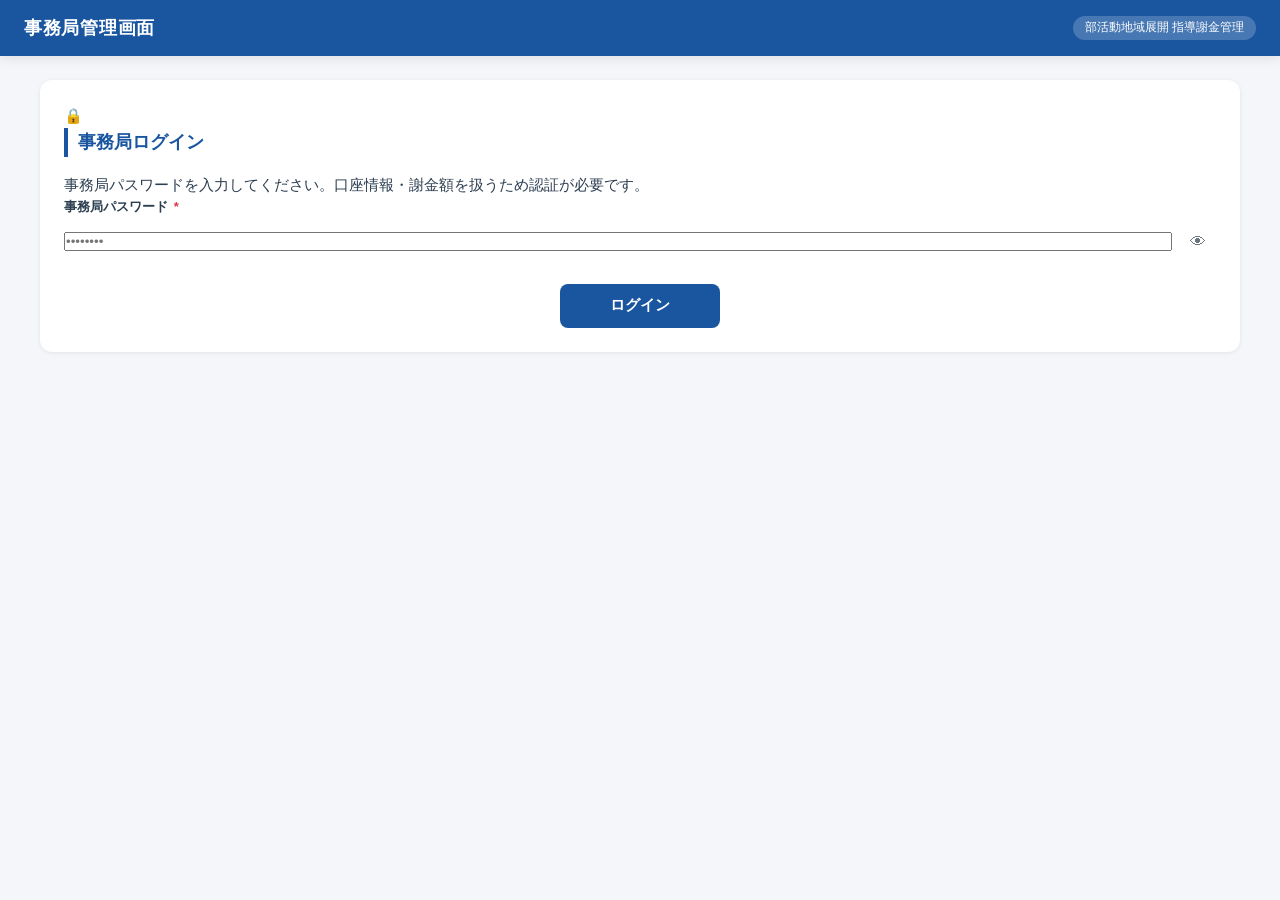
<file: admin.html>
<!DOCTYPE html>
<html lang="ja">
<head>
  <meta charset="UTF-8">
  <meta name="viewport" content="width=device-width, initial-scale=1.0">
  <title>事務局管理画面 | 指導謝金管理システム</title>
  <link rel="manifest" href="manifest.json">
  <meta name="theme-color" content="#1F4E79">
  <meta name="apple-mobile-web-app-capable" content="yes">
  <meta name="apple-mobile-web-app-title" content="指導月報">
  <link rel="apple-touch-icon" href="icons/icon-192.svg">
  <link rel="stylesheet" href="css/common.css">
  <link rel="stylesheet" href="css/admin.css">
</head>
<body>

<header class="header">
  <div class="header-inner">
    <h1 class="header-title">事務局管理画面</h1>
    <div class="header-right">
      <span class="header-badge">部活動地域展開 指導謝金管理</span>
      <button type="button" id="admin-logout-btn" class="btn btn-outline-white btn-sm hidden">ログアウト</button>
    </div>
  </div>
</header>

<main class="main">

  <!-- ========== 事務局ログイン ========== -->
  <div id="admin-login-section" class="container">
    <section class="card login-card">
      <div class="login-icon">🔒</div>
      <h2 class="section-title">事務局ログイン</h2>
      <p class="login-desc">事務局パスワードを入力してください。口座情報・謝金額を扱うため認証が必要です。</p>
      <div class="login-form">
        <div class="form-group">
          <label for="admin-password">事務局パスワード <span class="required">*</span></label>
          <div class="pin-input-wrapper">
            <input type="password" id="admin-password" placeholder="••••••••" autocomplete="current-password">
            <button type="button" class="btn-icon pin-toggle" data-target="admin-password" title="表示切替" aria-label="表示切替">👁</button>
          </div>
        </div>
      </div>
      <div id="admin-login-error" class="login-error hidden"></div>
      <div class="action-buttons" style="justify-content:center; margin-top:24px;">
        <button type="button" id="admin-login-btn" class="btn btn-primary" style="min-width:160px;">ログイン</button>
      </div>
    </section>
  </div>

<div class="container hidden" id="admin-main">

  <!-- タブナビ -->
  <nav class="tab-nav" role="tablist">
    <button class="tab-btn active" role="tab" aria-selected="true"  data-tab="dashboard">ダッシュボード</button>
    <button class="tab-btn"        role="tab" aria-selected="false" data-tab="detail">月報詳細</button>
    <button class="tab-btn"        role="tab" aria-selected="false" data-tab="fee">謝金計算</button>
    <button class="tab-btn"        role="tab" aria-selected="false" data-tab="slip">給与明細</button>
    <button class="tab-btn"        role="tab" aria-selected="false" data-tab="master">指導者マスタ</button>
  </nav>

  <!-- ========== ダッシュボード ========== -->
  <div id="tab-dashboard" class="tab-panel active" role="tabpanel">
    <div class="ym-selector">
      <label>対象年月</label>
      <select id="db-year"></select><span>年</span>
      <select id="db-month"></select><span>月</span>
      <button type="button" id="db-load-btn" class="btn btn-primary btn-sm">表示</button>
    </div>

    <div class="summary-grid">
      <div class="summary-card total">
        <div class="summary-label">登録指導者数</div>
        <div class="summary-value" id="db-total">—<small>名</small></div>
      </div>
      <div class="summary-card submitted">
        <div class="summary-label">提出済</div>
        <div class="summary-value" id="db-submitted">—<small>名</small></div>
      </div>
      <div class="summary-card unsubmitted">
        <div class="summary-label">未提出</div>
        <div class="summary-value" id="db-unsubmitted">—<small>名</small></div>
      </div>
      <div class="summary-card fee-total">
        <div class="summary-label">謝金総額（概算）</div>
        <div class="summary-value" id="db-fee-total">—</div>
      </div>
    </div>

    <div class="bulk-print-bar">
      <button type="button" id="db-bulk-report-print-btn" class="btn btn-primary btn-sm">全指導者月報一括印刷</button>
    </div>

    <section class="card">
      <h2 class="section-title">提出状況一覧</h2>
      <div class="table-wrapper">
        <table class="data-table" id="db-status-table">
          <thead>
            <tr>
              <th>指導者氏名</th>
              <th>クラブ名</th>
              <th>ステータス</th>
              <th>提出日時</th>
              <th>操作</th>
            </tr>
          </thead>
          <tbody id="db-status-tbody">
            <tr><td colspan="5" class="text-center text-muted">年月を選択して「表示」を押してください</td></tr>
          </tbody>
        </table>
      </div>
    </section>

    <section class="card">
      <h2 class="section-title">未提出者一覧</h2>
      <div id="db-unsubmitted-list" class="text-muted">—</div>
    </section>
  </div>

  <!-- ========== 月報詳細 ========== -->
  <div id="tab-detail" class="tab-panel" role="tabpanel">
    <div class="detail-header">
      <div class="form-group">
        <label for="detail-instructor">指導者</label>
        <select id="detail-instructor">
          <option value="">選択してください</option>
        </select>
      </div>
      <div class="form-group">
        <label>対象年月</label>
        <div class="date-select-group">
          <select id="detail-year"></select><span>年</span>
          <select id="detail-month"></select><span>月</span>
        </div>
      </div>
      <button type="button" id="detail-load-btn" class="btn btn-primary btn-sm">表示</button>
    </div>

    <div id="detail-content" class="hidden">
      <section class="card">
        <h2 class="section-title">月報内容</h2>
        <div id="detail-meta" class="detail-meta"></div>
        <div class="table-wrapper">
          <table class="data-table" id="detail-table">
            <thead>
              <tr>
                <th>日付</th><th>内容</th><th>時給区分</th>
                <th>開始</th><th>終了</th><th>指導時間</th><th>計算時間</th>
                <th>交通手段</th><th>場所</th><th>旅費</th><th>備考</th>
              </tr>
            </thead>
            <tbody id="detail-tbody"></tbody>
          </table>
        </div>
      </section>

      <section class="card">
        <h2 class="section-title">謝金計算結果</h2>
        <div id="detail-fee-result"></div>

        <div class="fee-edit-form mt-16" id="fee-edit-area">
          <div class="form-group">
            <label>謝金総額（修正）</label>
            <input type="number" id="edit-fee" min="0" placeholder="修正値">
          </div>
          <div class="form-group">
            <label>源泉徴収額（修正）</label>
            <input type="number" id="edit-withholding" min="0" placeholder="修正値">
          </div>
          <div class="form-group">
            <label>差引支払額（自動計算）</label>
            <input type="number" id="edit-net" min="0" placeholder="自動計算" readonly>
          </div>
          <button type="button" id="save-fee-edit-btn" class="btn btn-warning btn-sm">修正を保存</button>
        </div>
      </section>

      <div class="action-buttons">
        <button type="button" id="report-edit-btn" class="btn btn-warning">月報を修正する</button>
      </div>
    </div>

    <div id="detail-empty" class="card text-center text-muted">
      指導者と年月を選択して「表示」を押してください
    </div>
  </div>

  <!-- ========== 謝金計算・支払明細 ========== -->
  <div id="tab-fee" class="tab-panel" role="tabpanel">
    <div class="ym-selector">
      <label>対象年月</label>
      <select id="fee-year"></select><span>年</span>
      <select id="fee-month"></select><span>月</span>
      <button type="button" id="fee-load-btn" class="btn btn-primary btn-sm">計算・表示</button>
      <button type="button" id="fee-force-calc-btn" class="btn btn-warning btn-sm">強制再計算</button>
      <button type="button" id="fee-export-btn" class="btn btn-secondary btn-sm">Sheetsへエクスポート</button>
      <button type="button" id="fee-transfer-btn" class="btn btn-secondary btn-sm">口座振替シート出力</button>
      <button type="button" id="fee-club-summary-btn" class="btn btn-secondary btn-sm">クラブ別集計シート出力</button>
      <button type="button" id="fee-category-summary-btn" class="btn btn-secondary btn-sm">区分別集計シート出力</button>
    </div>

    <section class="card">
      <h2 class="section-title">謝金計算結果一覧</h2>
      <div class="fee-table-wrapper">
        <table class="data-table" id="fee-table">
          <thead>
            <tr>
              <th>指導者氏名</th>
              <th>クラブ名</th>
              <th>平日(h)</th>
              <th>休日(h)</th>
              <th>長期(h)</th>
              <th>大会(h)</th>
              <th>謝金総額</th>
              <th>源泉徴収</th>
              <th>差引支払額</th>
              <th>旅費</th>
              <th>修正</th>
            </tr>
          </thead>
          <tbody id="fee-tbody">
            <tr><td colspan="11" class="text-center text-muted">年月を選択して「計算・表示」を押してください</td></tr>
          </tbody>
        </table>
      </div>

      <div class="fee-total-bar" id="fee-total-bar" style="display:none;">
        <div>
          <div class="label">差引支払額 合計</div>
          <div class="value" id="fee-total-net">¥0</div>
        </div>
        <div>
          <div class="label">謝金総額</div>
          <div class="value" id="fee-total-gross">¥0</div>
        </div>
        <div>
          <div class="label">源泉徴収額 合計</div>
          <div class="value" id="fee-total-tax">¥0</div>
        </div>
      </div>
    </section>
  </div>

  <!-- ========== 給与明細出力 ========== -->
  <div id="tab-slip" class="tab-panel" role="tabpanel">
    <div class="slip-container">
      <div class="ym-selector">
        <div class="form-group">
          <label for="slip-instructor">指導者</label>
          <select id="slip-instructor">
            <option value="">選択してください</option>
          </select>
        </div>
        <div class="form-group">
          <label>対象年月</label>
          <div class="date-select-group">
            <select id="slip-year"></select><span>年</span>
            <select id="slip-month"></select><span>月</span>
          </div>
        </div>
        <button type="button" id="slip-preview-btn" class="btn btn-primary btn-sm">プレビュー</button>
        <button type="button" id="slip-print-btn" class="btn btn-secondary btn-sm hidden">印刷・PDF</button>
        <button type="button" id="slip-bulk-print-btn" class="btn btn-primary btn-sm">全指導者一括印刷</button>
        <button type="button" id="slip-email-btn" class="btn btn-success btn-sm">給与明細を一括メール送信</button>
      </div>

      <div id="slip-preview" class="hidden">
        <div class="slip-preview" id="slip-content">
          <!-- JS で生成 -->
        </div>
      </div>
    </div>
  </div>

  <!-- ========== 指導者マスタ管理 ========== -->
  <div id="tab-master" class="tab-panel" role="tabpanel">
    <div class="master-toolbar">
      <div class="master-search">
        <input type="text" id="master-search" placeholder="氏名・クラブで検索">
        <button type="button" id="master-search-btn" class="btn btn-secondary btn-sm">検索</button>
      </div>
      <button type="button" id="master-add-btn" class="btn btn-primary btn-sm">＋ 指導者追加</button>
    </div>

    <section class="card">
      <div class="table-wrapper">
        <table class="data-table master-table" id="master-table">
          <thead>
            <tr>
              <th>No</th>
              <th>氏名</th>
              <th>クラブ名</th>
              <th>区分</th>
              <th>種別</th>
              <th>時給</th>
              <th>メール</th>
              <th class="col-actions">操作</th>
            </tr>
          </thead>
          <tbody id="master-tbody">
            <tr><td colspan="8" class="text-center text-muted">読み込み中...</td></tr>
          </tbody>
        </table>
      </div>
    </section>
  </div>

</div><!-- /container -->
</main>

<!-- ========== 指導者マスタ モーダル ========== -->
<div id="master-modal" class="modal-overlay hidden" role="dialog" aria-modal="true" aria-labelledby="master-modal-title">
  <div class="modal">
    <div class="modal-header">
      <h2 class="modal-title" id="master-modal-title">指導者追加</h2>
      <button type="button" class="btn-icon" id="master-modal-close" aria-label="閉じる">✕</button>
    </div>
    <div class="modal-body">
      <div class="form-grid">
        <div class="form-group">
          <label for="m-name">氏名 <span class="required">*</span></label>
          <input type="text" id="m-name" maxlength="50">
        </div>
        <div class="form-group">
          <label for="m-club">クラブ名 <span class="required">*</span></label>
          <input type="text" id="m-club" maxlength="50">
        </div>
        <div class="form-group">
          <label for="m-rate-type">区分 <span class="required">*</span></label>
          <select id="m-rate-type">
            <option value="メイン">メイン</option>
            <option value="サブ">サブ</option>
          </select>
        </div>
        <div class="form-group">
          <label for="m-type">指導者種別 <span class="required">*</span></label>
          <select id="m-type">
            <option value="一般">一般</option>
            <option value="教員">教員</option>
          </select>
        </div>
        <div class="form-group">
          <label for="m-hourly">時給（円） <span class="required">*</span></label>
          <input type="number" id="m-hourly" min="0" step="1" value="1600">
        </div>
        <div class="form-group">
          <label for="m-email">メールアドレス</label>
          <input type="email" id="m-email" maxlength="100">
        </div>
        <div class="form-group">
          <label for="m-bank">金融機関</label>
          <input type="text" id="m-bank" maxlength="30">
        </div>
        <div class="form-group">
          <label for="m-branch">支店名</label>
          <input type="text" id="m-branch" maxlength="30">
        </div>
        <div class="form-group">
          <label for="m-account-type">口座種別</label>
          <select id="m-account-type">
            <option value="普通">普通</option>
            <option value="当座">当座</option>
          </select>
        </div>
        <div class="form-group">
          <label for="m-account-number">口座番号</label>
          <input type="text" id="m-account-number" maxlength="20" inputmode="numeric">
        </div>
        <div class="form-group form-group-full">
          <label for="m-pin">PIN（4桁数字）</label>
          <div class="pin-input-wrapper">
            <input type="text" id="m-pin" maxlength="4" inputmode="numeric" pattern="[0-9]{4}" placeholder="例: 0123" autocomplete="off">
            <button type="button" class="btn-icon pin-toggle" data-target="m-pin" title="PIN表示切替" aria-label="PIN表示切替">👁</button>
          </div>
          <span class="form-hint">編集時に空白のままにすると変更しません。指導者に通知してください。</span>
        </div>
      </div>
    </div>
    <div class="modal-footer">
      <button type="button" id="master-modal-cancel" class="btn btn-secondary">キャンセル</button>
      <button type="button" id="master-modal-save"   class="btn btn-primary">保存</button>
    </div>
  </div>
</div>

<!-- 削除確認モーダル -->
<div id="confirm-delete-modal" class="modal-overlay hidden" role="dialog" aria-modal="true">
  <div class="modal">
    <div class="modal-header">
      <h2 class="modal-title">削除確認</h2>
    </div>
    <div class="modal-body">
      <p id="confirm-delete-msg"></p>
    </div>
    <div class="modal-footer">
      <button type="button" id="confirm-delete-cancel" class="btn btn-secondary">キャンセル</button>
      <button type="button" id="confirm-delete-ok"     class="btn btn-danger">削除する</button>
    </div>
  </div>
</div>

<!-- 月報修正モーダル -->
<div id="report-edit-modal" class="modal-overlay hidden" role="dialog" aria-modal="true" aria-labelledby="report-edit-modal-title">
  <div class="modal modal-wide">
    <div class="modal-header">
      <h2 class="modal-title" id="report-edit-modal-title">月報修正</h2>
      <button type="button" class="btn-icon" id="report-edit-modal-close" aria-label="閉じる">✕</button>
    </div>
    <div class="modal-body">
      <div id="report-edit-meta" class="detail-meta mb-16"></div>
      <div class="table-wrapper">
        <table class="data-table report-edit-table" id="report-edit-table">
          <thead>
            <tr>
              <th>日付</th><th>内容</th><th>時給区分</th>
              <th>開始</th><th>終了</th><th>指導時間</th>
              <th>交通手段</th><th>場所</th><th>旅費(円)</th><th>備考</th><th></th>
            </tr>
          </thead>
          <tbody id="report-edit-tbody"></tbody>
        </table>
      </div>
      <button type="button" id="report-edit-add-row-btn" class="btn btn-secondary btn-sm mt-8">＋ 行を追加</button>
    </div>
    <div class="modal-footer">
      <button type="button" id="report-edit-cancel-btn" class="btn btn-secondary">キャンセル</button>
      <button type="button" id="report-edit-save-btn" class="btn btn-warning">修正を保存する</button>
    </div>
  </div>
</div>

<div id="loading" class="loading hidden">
  <div class="loading-spinner"></div>
  <p>処理中...</p>
</div>
<div id="toast" class="toast" role="alert" aria-live="polite"></div>

<script src="js/config.js?v=12"></script>
<script src="js/admin.js?v=12"></script>
<script>
  if ('serviceWorker' in navigator) {
    navigator.serviceWorker.register('./service-worker.js')
      .catch(err => console.warn('SW登録エラー:', err));
  }
</script>
</body>
</html>
</file>
<file: css/common.css>
/* ===========================
   CSS変数・リセット
   =========================== */
:root {
  --color-primary:       #1a56a0;
  --color-primary-dark:  #144080;
  --color-primary-light: #e8f0fb;
  --color-secondary:     #6c757d;
  --color-success:       #28a745;
  --color-danger:        #dc3545;
  --color-warning:       #f0ad4e;
  --color-bg:            #f4f6f9;
  --color-card:          #ffffff;
  --color-text:          #2c3e50;
  --color-text-sub:      #6c757d;
  --color-border:        #dee2e6;
  --color-border-light:  #f0f0f0;
  --radius-sm:           4px;
  --radius:              8px;
  --radius-lg:           12px;
  --shadow-sm:           0 1px 4px rgba(0,0,0,0.08);
  --shadow:              0 2px 12px rgba(0,0,0,0.1);
  --shadow-lg:           0 4px 24px rgba(0,0,0,0.14);
  --transition:          0.18s ease;
  --font-size-xs:        12px;
  --font-size-sm:        13px;
  --font-size-base:      15px;
  --font-size-lg:        18px;
  --font-size-xl:        22px;
}

*, *::before, *::after { box-sizing: border-box; margin: 0; padding: 0; }

html { font-size: var(--font-size-base); }

body {
  font-family: 'Hiragino Kaku Gothic ProN', 'Hiragino Sans', Meiryo, sans-serif;
  background: var(--color-bg);
  color: var(--color-text);
  line-height: 1.6;
  min-height: 100vh;
}

/* ===========================
   ヘッダー
   =========================== */
.header {
  background: var(--color-primary);
  color: #fff;
  padding: 0 24px;
  height: 56px;
  display: flex;
  align-items: center;
  box-shadow: var(--shadow);
  position: sticky;
  top: 0;
  z-index: 100;
}
.header-inner {
  display: flex;
  align-items: center;
  justify-content: space-between;
  width: 100%;
  max-width: 1280px;
  margin: 0 auto;
}
.header-title {
  font-size: var(--font-size-lg);
  font-weight: 700;
  letter-spacing: 0.04em;
}
.header-badge {
  background: rgba(255,255,255,0.2);
  border-radius: 20px;
  padding: 2px 12px;
  font-size: var(--font-size-xs);
}
.header-right {
  display: flex;
  align-items: center;
  gap: 12px;
}
.btn-outline-white {
  background: transparent;
  border: 1.5px solid rgba(255,255,255,0.7);
  color: #fff;
  padding: 4px 14px;
  border-radius: var(--radius-sm);
  font-size: var(--font-size-sm);
  cursor: pointer;
  transition: background var(--transition);
}
.btn-outline-white:hover { background: rgba(255,255,255,0.15); }

/* ===========================
   PINウィジェット共通
   =========================== */
.pin-input-wrapper {
  display: flex;
  align-items: center;
  gap: 8px;
}
.pin-input-wrapper input {
  flex: 1;
}
.form-hint {
  display: block;
  font-size: var(--font-size-xs);
  color: var(--color-text-sub);
  margin-top: 4px;
}

/* ===========================
   レイアウト
   =========================== */
.main { padding: 24px 16px 48px; }

.container {
  max-width: 1200px;
  margin: 0 auto;
}

.page-title {
  font-size: var(--font-size-xl);
  font-weight: 700;
  margin-bottom: 24px;
  color: var(--color-text);
}

/* ===========================
   カード
   =========================== */
.card {
  background: var(--color-card);
  border-radius: var(--radius-lg);
  box-shadow: var(--shadow-sm);
  padding: 24px;
  margin-bottom: 20px;
}
.card-inner {
  background: var(--color-bg);
  border-radius: var(--radius);
  padding: 16px;
  margin-top: 12px;
}

.section-header {
  display: flex;
  align-items: center;
  justify-content: space-between;
  margin-bottom: 16px;
}
.section-title {
  font-size: var(--font-size-lg);
  font-weight: 700;
  color: var(--color-primary);
  border-left: 4px solid var(--color-primary);
  padding-left: 10px;
  margin-bottom: 16px;
}
.section-header .section-title { margin-bottom: 0; }

/* ===========================
   フォーム要素
   =========================== */
.form-grid {
  display: grid;
  grid-template-columns: repeat(auto-fit, minmax(220px, 1fr));
  gap: 16px;
}

.form-group {
  display: flex;
  flex-direction: column;
  gap: 6px;
}
.form-group label {
  font-size: var(--font-size-sm);
  font-weight: 600;
  color: var(--color-text);
}
.required {
  color: var(--color-danger);
  margin-left: 2px;
}

input[type="text"],
input[type="number"],
input[type="date"],
input[type="time"],
input[type="email"],
select,
textarea {
  width: 100%;
  height: 40px;
  padding: 0 10px;
  border: 1px solid var(--color-border);
  border-radius: var(--radius-sm);
  font-size: var(--font-size-base);
  font-family: inherit;
  color: var(--color-text);
  background: #fff;
  transition: border-color var(--transition), box-shadow var(--transition);
  appearance: none;
  -webkit-appearance: none;
}
input:focus, select:focus, textarea:focus {
  outline: none;
  border-color: var(--color-primary);
  box-shadow: 0 0 0 3px rgba(26,86,160,0.15);
}
input[readonly], input:disabled, select:disabled {
  background: #f8f8f8;
  color: var(--color-text-sub);
  cursor: not-allowed;
}
textarea { height: auto; padding: 8px 10px; resize: vertical; }

select {
  background-image: url("data:image/svg+xml,%3Csvg xmlns='http://www.w3.org/2000/svg' width='12' height='8' viewBox='0 0 12 8'%3E%3Cpath fill='%236c757d' d='M6 8L0 0h12z'/%3E%3C/svg%3E");
  background-repeat: no-repeat;
  background-position: right 10px center;
  padding-right: 30px;
}

.date-select-group {
  display: flex;
  align-items: center;
  gap: 6px;
}
.date-select-group select { width: auto; }
.date-select-group span { font-size: var(--font-size-sm); color: var(--color-text-sub); white-space: nowrap; }

/* ===========================
   ボタン
   =========================== */
.btn {
  display: inline-flex;
  align-items: center;
  justify-content: center;
  gap: 6px;
  min-height: 44px;
  padding: 0 20px;
  border: none;
  border-radius: var(--radius);
  font-size: var(--font-size-base);
  font-family: inherit;
  font-weight: 600;
  cursor: pointer;
  transition: background var(--transition), transform var(--transition), box-shadow var(--transition);
  white-space: nowrap;
  text-decoration: none;
}
.btn:active { transform: scale(0.98); }

.btn-primary {
  background: var(--color-primary);
  color: #fff;
}
.btn-primary:hover { background: var(--color-primary-dark); box-shadow: var(--shadow-sm); }

.btn-secondary {
  background: #fff;
  color: var(--color-primary);
  border: 1.5px solid var(--color-primary);
}
.btn-secondary:hover { background: var(--color-primary-light); }

.btn-danger {
  background: #fff;
  color: var(--color-danger);
  border: 1.5px solid var(--color-danger);
}
.btn-danger:hover { background: #fff5f5; }

.btn-success {
  background: var(--color-success);
  color: #fff;
}
.btn-success:hover { background: #218838; }

.btn-warning {
  background: var(--color-warning);
  color: #fff;
}
.btn-warning:hover { background: #e09800; }

.btn-sm {
  min-height: 32px;
  height: 32px;
  padding: 0 12px;
  font-size: var(--font-size-sm);
  border-radius: var(--radius-sm);
}

.btn-icon {
  min-height: 36px;
  min-width: 36px;
  padding: 0 8px;
  background: none;
  border: none;
  color: var(--color-text-sub);
  cursor: pointer;
  border-radius: var(--radius-sm);
  font-size: 16px;
  display: inline-flex;
  align-items: center;
  justify-content: center;
  transition: color var(--transition), background var(--transition);
}
.btn-icon:hover { color: var(--color-danger); background: #fff0f0; }

/* ===========================
   アクションボタンエリア
   =========================== */
.action-buttons {
  display: flex;
  gap: 12px;
  justify-content: flex-end;
  margin-top: 8px;
  flex-wrap: wrap;
}

/* ===========================
   バッジ・ステータス
   =========================== */
.badge {
  display: inline-flex;
  align-items: center;
  padding: 2px 10px;
  border-radius: 20px;
  font-size: var(--font-size-xs);
  font-weight: 600;
  white-space: nowrap;
}
.badge-success  { background: #d4edda; color: #155724; }
.badge-danger   { background: #f8d7da; color: #721c24; }
.badge-warning  { background: #fff3cd; color: #856404; }
.badge-secondary{ background: #e2e3e5; color: #383d41; }
.badge-primary  { background: var(--color-primary-light); color: var(--color-primary); }

/* ===========================
   テーブル（共通）
   =========================== */
.table-wrapper { overflow-x: auto; -webkit-overflow-scrolling: touch; }

.data-table {
  width: 100%;
  border-collapse: collapse;
  font-size: var(--font-size-sm);
}
.data-table th {
  background: var(--color-primary-light);
  color: var(--color-primary);
  font-weight: 700;
  padding: 10px 12px;
  text-align: left;
  white-space: nowrap;
  border-bottom: 2px solid var(--color-primary);
}
.data-table td {
  padding: 10px 12px;
  border-bottom: 1px solid var(--color-border-light);
  vertical-align: middle;
}
.data-table tr:hover td { background: #fafcff; }
.data-table tr:last-child td { border-bottom: none; }

/* ===========================
   ローディング
   =========================== */
.loading {
  position: fixed;
  inset: 0;
  background: rgba(0,0,0,0.4);
  z-index: 9000;
  display: flex;
  flex-direction: column;
  align-items: center;
  justify-content: center;
  gap: 12px;
  color: #fff;
  font-weight: 600;
}
.loading-spinner {
  width: 44px;
  height: 44px;
  border: 4px solid rgba(255,255,255,0.3);
  border-top-color: #fff;
  border-radius: 50%;
  animation: spin 0.8s linear infinite;
}
@keyframes spin { to { transform: rotate(360deg); } }

/* ===========================
   トースト通知
   =========================== */
.toast {
  position: fixed;
  bottom: 24px;
  left: 50%;
  transform: translateX(-50%) translateY(80px);
  background: #2c3e50;
  color: #fff;
  padding: 12px 24px;
  border-radius: var(--radius);
  box-shadow: var(--shadow-lg);
  font-size: var(--font-size-sm);
  font-weight: 600;
  z-index: 9100;
  transition: transform 0.3s ease, opacity 0.3s ease;
  opacity: 0;
  max-width: 90vw;
  text-align: center;
}
.toast.show {
  transform: translateX(-50%) translateY(0);
  opacity: 1;
}
.toast.toast-success { background: var(--color-success); }
.toast.toast-error   { background: var(--color-danger); }
.toast.toast-warning { background: var(--color-warning); color: #333; }

/* ===========================
   モーダル
   =========================== */
.modal-overlay {
  position: fixed;
  inset: 0;
  background: rgba(0,0,0,0.5);
  z-index: 8000;
  display: flex;
  align-items: center;
  justify-content: center;
  padding: 16px;
}
.modal {
  background: #fff;
  border-radius: var(--radius-lg);
  box-shadow: var(--shadow-lg);
  width: 100%;
  max-width: 560px;
  max-height: 90vh;
  overflow-y: auto;
}
.modal-header {
  padding: 20px 24px 16px;
  border-bottom: 1px solid var(--color-border);
  display: flex;
  align-items: center;
  justify-content: space-between;
}
.modal-title { font-size: var(--font-size-lg); font-weight: 700; }
.modal-body  { padding: 20px 24px; }
.modal-footer {
  padding: 16px 24px;
  border-top: 1px solid var(--color-border);
  display: flex;
  gap: 10px;
  justify-content: flex-end;
}

/* ===========================
   ユーティリティ
   =========================== */
.hidden    { display: none !important; }
.text-center { text-align: center; }
.text-right  { text-align: right; }
.text-muted  { color: var(--color-text-sub); }
.text-danger { color: var(--color-danger); }
.text-success{ color: var(--color-success); }
.fw-bold  { font-weight: 700; }
.mt-8  { margin-top: 8px; }
.mt-16 { margin-top: 16px; }
.mb-8  { margin-bottom: 8px; }
.mb-16 { margin-bottom: 16px; }

/* ===========================
   レスポンシブ
   =========================== */
@media (max-width: 768px) {
  .header { padding: 0 16px; height: 48px; }
  .header-title { font-size: var(--font-size-base); }
  .main { padding: 16px 12px 64px; }
  .card { padding: 16px; }
  .form-grid { grid-template-columns: 1fr; }
  .action-buttons { flex-direction: column; }
  .action-buttons .btn { width: 100%; }
  .modal { max-width: 100%; }
}
</file>
<file: css/admin.css>
/* ===========================
   事務局管理画面 スタイル
   =========================== */

/* 一括印刷ボタンバー */
.bulk-print-bar {
  display: flex;
  justify-content: flex-end;
  margin-bottom: 12px;
}

/* ===========================
   指導者マスタ モーダル - PIN欄
   =========================== */
.form-group-full {
  grid-column: 1 / -1;
}

/* ===========================
   タブナビゲーション
   =========================== */
.tab-nav {
  display: flex;
  gap: 0;
  border-bottom: 2px solid var(--color-primary);
  margin-bottom: 24px;
  overflow-x: auto;
  -webkit-overflow-scrolling: touch;
  scrollbar-width: none;
}
.tab-nav::-webkit-scrollbar { display: none; }

.tab-btn {
  flex-shrink: 0;
  padding: 12px 20px;
  border: none;
  background: none;
  font-size: var(--font-size-sm);
  font-family: inherit;
  font-weight: 600;
  color: var(--color-text-sub);
  cursor: pointer;
  border-bottom: 3px solid transparent;
  margin-bottom: -2px;
  transition: color var(--transition), border-color var(--transition), background var(--transition);
  white-space: nowrap;
  min-height: 44px;
}
.tab-btn:hover { color: var(--color-primary); background: var(--color-primary-light); }
.tab-btn.active {
  color: var(--color-primary);
  border-bottom-color: var(--color-primary);
  background: var(--color-primary-light);
}

.tab-panel { display: none; }
.tab-panel.active { display: block; }

/* ===========================
   年月セレクター
   =========================== */
.ym-selector {
  display: flex;
  align-items: center;
  gap: 10px;
  flex-wrap: wrap;
  margin-bottom: 20px;
}
.ym-selector label { font-size: var(--font-size-sm); font-weight: 600; }
.ym-selector select { width: auto; height: 38px; }
.ym-selector span { font-size: var(--font-size-sm); color: var(--color-text-sub); }

/* ===========================
   ダッシュボード サマリーカード
   =========================== */
.summary-grid {
  display: grid;
  grid-template-columns: repeat(auto-fit, minmax(160px, 1fr));
  gap: 16px;
  margin-bottom: 24px;
}
.summary-card {
  background: #fff;
  border-radius: var(--radius);
  padding: 20px 16px;
  box-shadow: var(--shadow-sm);
  text-align: center;
  border-top: 4px solid var(--color-border);
}
.summary-card.submitted  { border-top-color: var(--color-success); }
.summary-card.unsubmitted{ border-top-color: var(--color-danger); }
.summary-card.total      { border-top-color: var(--color-primary); }
.summary-card.fee-total  { border-top-color: var(--color-warning); }

.summary-label {
  font-size: var(--font-size-xs);
  color: var(--color-text-sub);
  margin-bottom: 6px;
}
.summary-value {
  font-size: 28px;
  font-weight: 800;
  color: var(--color-text);
  line-height: 1;
}
.summary-value small {
  font-size: var(--font-size-sm);
  font-weight: 400;
  color: var(--color-text-sub);
  margin-left: 2px;
}
.summary-card.submitted  .summary-value { color: var(--color-success); }
.summary-card.unsubmitted .summary-value { color: var(--color-danger); }
.summary-card.fee-total  .summary-value { color: var(--color-primary); font-size: 20px; }

/* ===========================
   提出状況テーブル
   =========================== */
.status-row-submitted td:first-child { border-left: 3px solid var(--color-success); }
.status-row-unsubmitted td:first-child { border-left: 3px solid var(--color-danger); }

.clickable-row { cursor: pointer; }
.clickable-row:hover td { background: #f0f6ff !important; }

/* ===========================
   月報詳細
   =========================== */
.detail-header {
  display: flex;
  gap: 12px;
  align-items: flex-end;
  flex-wrap: wrap;
  margin-bottom: 20px;
}
.detail-header .form-group { min-width: 140px; }

.detail-meta {
  display: grid;
  grid-template-columns: repeat(auto-fit, minmax(140px, 1fr));
  gap: 12px;
  margin-bottom: 16px;
  background: var(--color-bg);
  border-radius: var(--radius);
  padding: 12px 16px;
}
.detail-meta-item { display: flex; flex-direction: column; gap: 2px; }
.detail-meta-label { font-size: var(--font-size-xs); color: var(--color-text-sub); }
.detail-meta-value { font-weight: 600; font-size: var(--font-size-sm); }

/* ===========================
   謝金計算結果
   =========================== */
.fee-table-wrapper { overflow-x: auto; margin-bottom: 20px; }

.fee-summary-row {
  background: var(--color-primary-light);
  font-weight: 700;
}
.fee-summary-row td { color: var(--color-primary); }

.fee-total-bar {
  background: var(--color-primary);
  color: #fff;
  border-radius: var(--radius);
  padding: 16px 24px;
  display: flex;
  justify-content: space-between;
  align-items: center;
  margin-top: 12px;
  flex-wrap: wrap;
  gap: 12px;
}
.fee-total-bar .label { font-size: var(--font-size-sm); opacity: 0.85; }
.fee-total-bar .value { font-size: 24px; font-weight: 800; }

/* 謝金計算結果（detail-fee-result 内） */
.fee-row {
  display: flex;
  justify-content: space-between;
  padding: 6px 0;
  border-bottom: 1px solid var(--color-border-light);
  font-size: var(--font-size-sm);
}
.fee-row:last-child { border-bottom: none; }
.fee-row.deduction { color: var(--color-danger); }
.fee-row.net {
  font-size: var(--font-size-lg);
  font-weight: 700;
  color: var(--color-danger);
  border-top: 2px solid var(--color-border);
  margin-top: 4px;
  padding-top: 8px;
}

/* 謝金更新時のハイライトアニメーション */
@keyframes fee-updated {
  0%   { background: #e8f5e9; }
  100% { background: transparent; }
}
.fee-result-updated {
  animation: fee-updated 1.2s ease-out forwards;
  border-radius: var(--radius);
  padding: 4px 8px;
}

/* 修正フォーム */
.fee-edit-form {
  display: flex;
  gap: 12px;
  align-items: flex-end;
  flex-wrap: wrap;
  background: #fff8e1;
  border-radius: var(--radius);
  padding: 16px;
  margin-top: 12px;
  border: 1px solid var(--color-warning);
}
.fee-edit-form .form-group { min-width: 140px; }

/* ===========================
   給与明細プレビュー
   =========================== */
.slip-container {
  max-width: 720px;
  margin: 0 auto;
}

.slip-preview {
  background: #fff;
  border: 1px solid var(--color-border);
  border-radius: var(--radius);
  padding: 32px;
  font-size: 13px;
  line-height: 1.7;
}
.slip-org-name {
  text-align: center;
  font-size: 14px;
  font-weight: 600;
  margin-bottom: 6px;
  color: var(--color-text-sub);
}
.slip-preview h2 {
  font-size: 20px;
  font-weight: 700;
  text-align: center;
  margin-bottom: 24px;
  padding-bottom: 8px;
  border-bottom: 2px solid var(--color-text);
}
.slip-meta {
  display: grid;
  grid-template-columns: 1fr 1fr;
  gap: 4px 24px;
  margin-bottom: 20px;
  font-size: 13px;
}
.slip-meta dt { color: var(--color-text-sub); }
.slip-meta dd { font-weight: 600; }

.slip-detail-table {
  width: 100%;
  border-collapse: collapse;
  margin-bottom: 20px;
  font-size: 12px;
}
.slip-detail-table th {
  background: #f0f0f0;
  border: 1px solid #ccc;
  padding: 6px 10px;
  text-align: center;
}
.slip-detail-table td {
  border: 1px solid #ccc;
  padding: 6px 10px;
  text-align: right;
}
.slip-detail-table td:first-child { text-align: left; }

.slip-amount-box {
  border: 2px solid var(--color-danger);
  border-radius: var(--radius-sm);
  padding: 16px;
  margin-bottom: 20px;
}
.slip-amount-row {
  display: flex;
  justify-content: space-between;
  padding: 4px 0;
  font-size: 13px;
}
.slip-amount-row.net {
  font-size: 18px;
  font-weight: 800;
  color: var(--color-danger);
  border-top: 2px solid var(--color-danger);
  margin-top: 8px;
  padding-top: 8px;
}
.slip-amount-row.travel-section {
  margin-top: 12px;
  border-top: 1px solid var(--color-border);
  padding-top: 8px;
}

.slip-sign {
  display: grid;
  grid-template-columns: 1fr 1fr;
  gap: 24px;
  margin-top: 24px;
}
.slip-sign-box {
  border: 1px solid var(--color-border);
  border-radius: var(--radius-sm);
  padding: 12px;
  min-height: 60px;
}
.slip-sign-label { font-size: 11px; color: var(--color-text-sub); margin-bottom: 4px; }

/* ===========================
   指導者マスタ管理
   =========================== */
.master-toolbar {
  display: flex;
  justify-content: space-between;
  align-items: center;
  margin-bottom: 16px;
  flex-wrap: wrap;
  gap: 10px;
}
.master-search {
  display: flex;
  gap: 8px;
  align-items: center;
  flex-wrap: wrap;
}
.master-search input { width: 200px; height: 38px; }

.master-table .col-actions { width: 110px; text-align: center; }

/* ===========================
   月報修正モーダル
   =========================== */
.modal-wide {
  max-width: 960px;
}

.report-edit-table input,
.report-edit-table select {
  height: 34px;
  padding: 0 6px;
  font-size: var(--font-size-xs);
  min-width: 60px;
}
.report-edit-table input[type="date"]   { min-width: 118px; }
.report-edit-table input[type="time"]   { min-width: 82px; }
.report-edit-table input[type="number"] { min-width: 64px; }
.report-edit-table .edit-inp-dest       { min-width: 80px; }
.report-edit-table .edit-inp-note       { min-width: 80px; }
.report-edit-table .edit-inp-hours      { min-width: 80px; }

.detail-actions {
  display: flex;
  justify-content: flex-end;
  margin-top: 4px;
  margin-bottom: 8px;
}

/* ===========================
   印刷スタイル
   =========================== */
@media print {
  .header, .tab-nav, .action-buttons,
  .ym-selector, .btn, .modal-overlay { display: none !important; }
  .main { padding: 0; }
  .card { box-shadow: none; border: 1px solid #ccc; }
  .slip-preview { border: none; padding: 0; }
  body { background: #fff; }
}

/* ===========================
   レスポンシブ
   =========================== */
@media (max-width: 768px) {
  .tab-btn { padding: 10px 14px; font-size: var(--font-size-xs); }
  .summary-grid { grid-template-columns: repeat(2, 1fr); }
  .summary-value { font-size: 22px; }
  .fee-total-bar .value { font-size: 18px; }
  .slip-meta { grid-template-columns: 1fr; }
  .slip-sign  { grid-template-columns: 1fr; }
  .slip-preview { padding: 16px; }
  .master-search input { width: 100%; }
}
</file>
